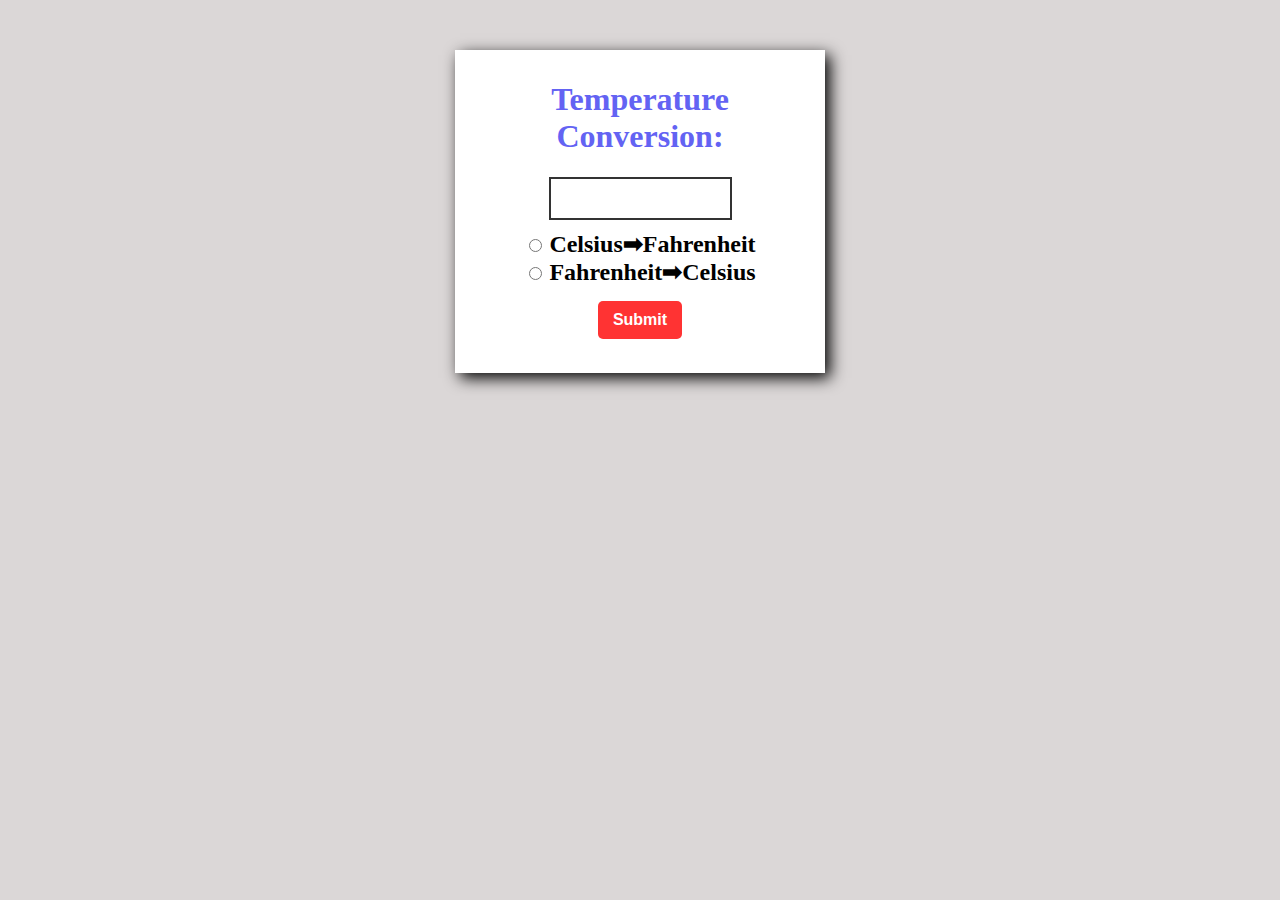
<file: temperature/celsius_fahrenheit.html>
<!DOCTYPE html>
<html lang="en">
<head>
    <meta charset="UTF-8">
    <meta name="viewport" content="width=device-width, initial-scale=1.0">
    <title>Temperature Converter</title>
    <link rel="stylesheet" href="celsius_fahrenheit.css">
</head>
<body>
    <form action="" method="post">
        <h1>Temperature Conversion:</h1>
        <input type="number" id="textBox"><br>
        <input type="radio" id="celsiusToFah" name="unit">
        <label for="celsiusToFah">Celsius➡Fahrenheit</label><br>
        <input type="radio" id="fahTocelsius" name="unit">
        <label for="fahTocelsius">Fahrenheit➡Celsius</label><br>
        <button type="button" id="btn" >Submit</button>
        <p id="text"></p>
    </form>
    
    <script src="celsius_fahrenheit.js"></script>
</body>
</html>
</file>
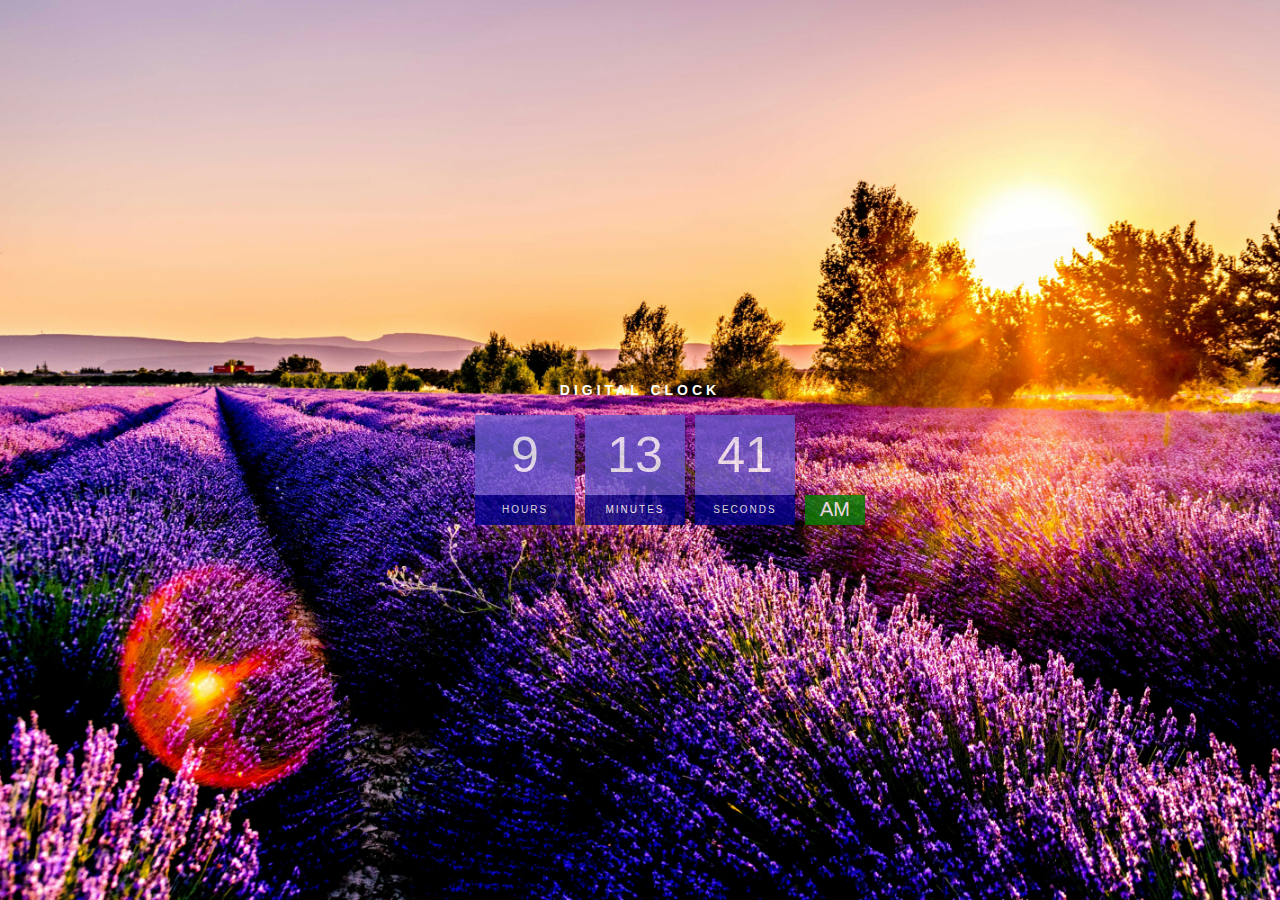
<file: temperature/clock.html>
<!DOCTYPE html>
<html lang="en">
<head>
    <meta charset="UTF-8">
    <meta name="viewport" content="width=device-width, initial-scale=1.0">
    <title>Digital Clock</title>
    <link rel="stylesheet" href="style.css">
</head>
<body>
    <h2>Digital Clock</h2>
    <div class="clock">
        <div>
            <span id="hour">00</span>
            <span class="text">Hours</span>
        </div>
        <div>
            <span id="minute">00</span>
            <span class="text">Minutes</span>
        </div>
        <div>
            <span id="second">00</span>
            <span class="text">Seconds</span>
        </div>
        <div>
            <span id="ampm">AM</span>
        </div>
    </div>
    <script src="clock.js"></script>
</body>
</html>
</file>
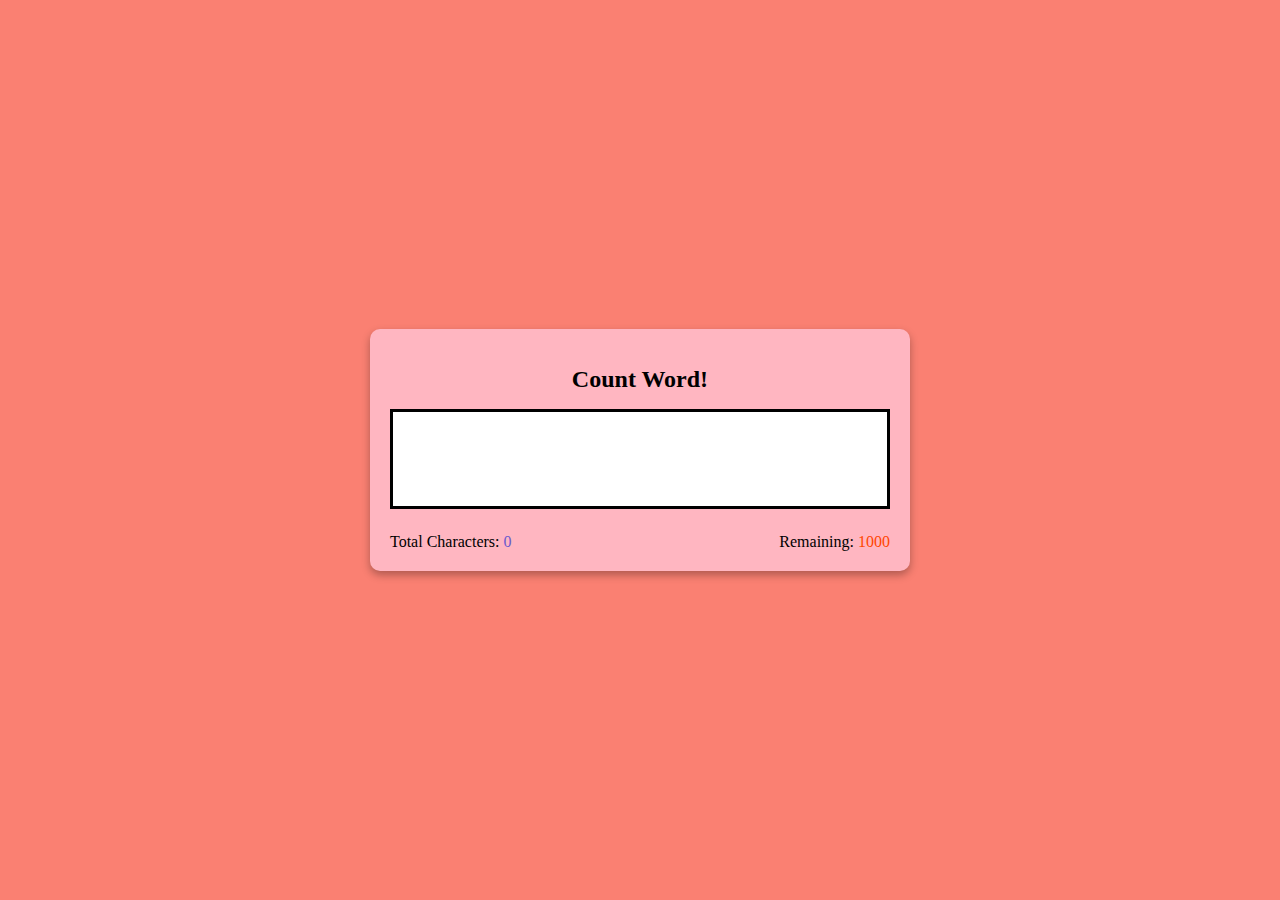
<file: temperature/counter.html>
<!DOCTYPE html>

<html>
<head>
  <meta http-equiv="CONTENT-TYPE" content="text/html; charset=UTF-8">
  <title>Word counter</title>
  <link rel="stylesheet" href="counter.css"/>
</head>
<body>
  
  <form class="text">
    <h1>
      Count Word!
    </h1>
    <textarea id="word" cols="35" rows="25" maxlength="1000"></textarea>
    <div class="records">
      <label>Total Characters: <span id="count">0</span></label>
      
      <label>Remaining: <span id="remain">1000</span></label>
      
      
    </div>
  </form>
  
  
  
  

  <script src="counter.js"></script>
</body>
</html>
</file>
<file: temperature/celsius_fahrenheit.css>
body{
    background-color: rgb(219, 215, 215);
}

form{
    background: white;
    max-width: 350px;
    margin: auto;
    text-align: center;
    padding: 10px;
    box-shadow: 5px 5px 15px;
    margin-top: 50px;
}

h1{
    color: rgb(99, 99, 243);
}

#textBox{
    font-family: sans-serif;
    text-align: center;
    font-size: 2em;
    font-weight: bold;
    width: 50%;
    margin-bottom: 10px;
    border: 2px solid hsla(0 0%, 0%, 0.8);
}

label{
    font-size: 1.5em;
    font-weight: bold;
}

button{
    margin-top: 15px;
    font-size: 1em;
    padding: 10px 15px;
    border-radius: 5px;
    border: none;
    background-color: hsl(0, 100%, 60%);
    color: white;
    font-weight: bold;
}

button:hover{
    cursor: pointer;
    background-color: hsl(0, 100%, 40%);
}

p{
    font-family: sans-serif;
    font-size: 1.5em;
    font-weight: bold;
}
</file>
<file: temperature/style.css>
body{
    margin: 0;
    font-family: sans-serif;
    display: flex;
    flex-direction: column;
    align-items: center;
    height: 100vh;
    justify-content: center;
    background: url("\leonard-cotte-c1Jp-fo53U8-unsplash.jpg");
    background-size: cover;
}

h2{
    text-transform: uppercase;
    letter-spacing: 4px;
    font-size: 14px;
    text-align: center;
    color: white;
}

.clock{
    display: flex;
}

.clock div{
    margin: 5px;
    position: relative;
}

.clock span{
    width: 100px;
    height: 80px;
    background: slateblue;
    opacity: .8;
    color: white;
    display: flex;
    align-items: center;
    justify-content: center;
    font-size: 50px;
    text-shadow: 2px 2px 2px 4px rgba(0, 0, 0, .3);
}

.clock .text{
    height: 30px;
    font-size: 10px;
    text-transform: uppercase;
    letter-spacing: 2px;
    background: darkblue;    
}

.clock #ampm{
    bottom: 0;
    position: absolute;
    width: 60px;
    height: 30px;
    font-size: 20px;
    background: green;
}
</file>
<file: temperature/counter.css>
body{
  margin: 0;
  background: salmon;
  display: flex;
  justify-content: center;
  height: 100vh;
  align-items: center;
  font-family: cursive;
}

h1{
  text-align: center;
  font-weight: bold;
  font-size: 1.5em
}

.text{
  text-align: center;
  background-color: lightpink;
  width: 500px;
  padding: 20px;
  margin: 5px;
  border-radius: 10px;
  box-shadow: 0 4px 8px rgba(0, 0, 0, 0.3);
}



#word{
  border: 3px solid black;
  resize: none;
  width: 100%;
  height: 100px;
  font-size: 18px;
  font-family: sans-serif;
  padding: 10px;
  box-sizing: border-box;
}

.records{
  display: flex;
  justify-content: space-between;
  margin-top: 20px;
  
  
}

#count{
  color: slateblue
}

#remain{
  color: orangered;
}
</file>
